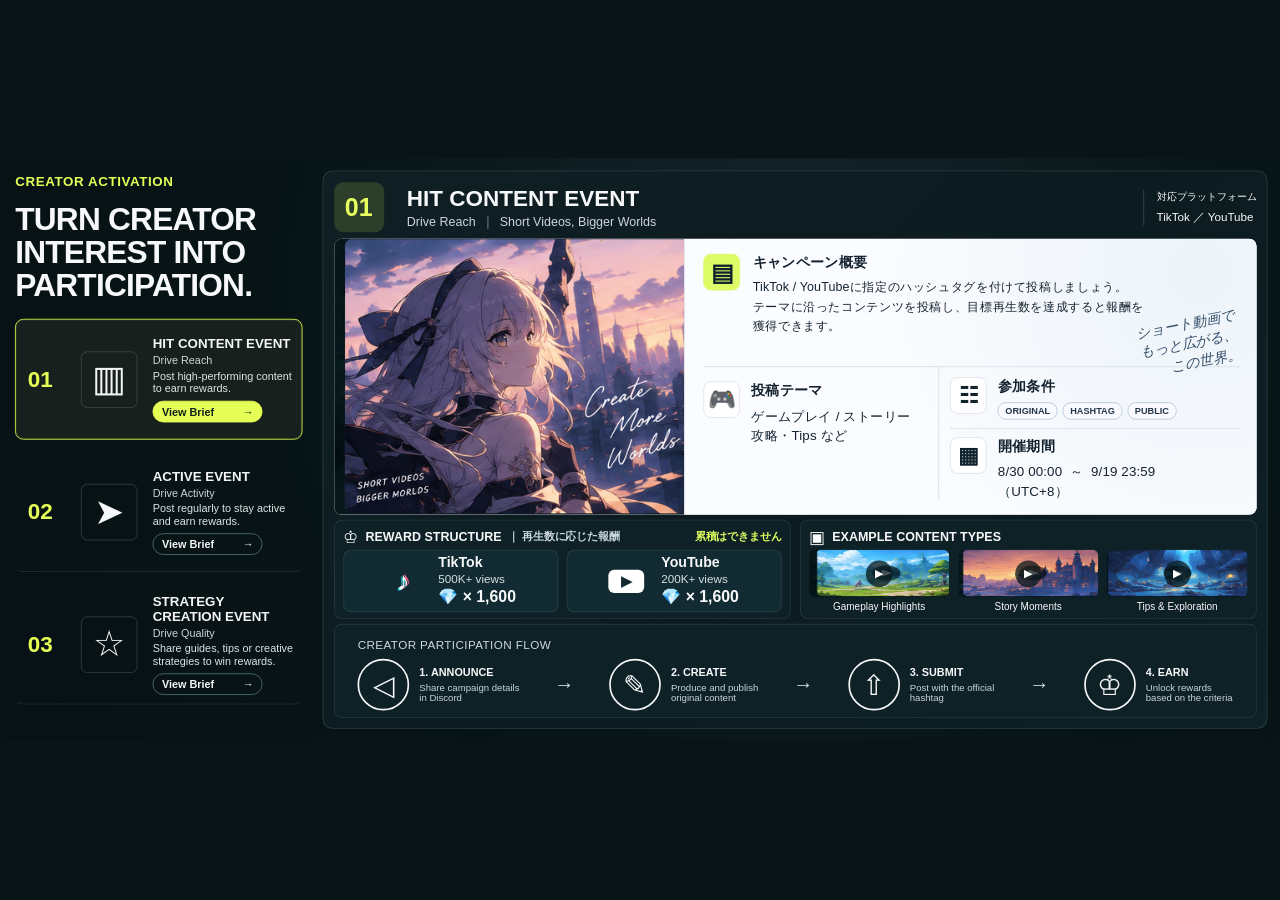
<file: assets/activate-frame.html>
<!doctype html>
<html lang="en">
<head>
  <meta charset="utf-8">
  <meta name="viewport" content="width=device-width, initial-scale=1">
  <title>Creator Activation</title>
  <link rel="stylesheet" href="activate-page.css">
  <style>
    html, body { width:100%; height:100%; margin:0; overflow:hidden; background:#081416; }
    #activate-root { position:relative; width:100%; height:100%; overflow:hidden; }
    #activate-root > .activate-page { position:absolute; width:1536px; height:700px; transform-origin:top left; }
  </style>
</head>
<body>
  <div id="activate-root"></div>
  <script src="activate-page.js"></script>
  <script>
    const root = document.getElementById('activate-root');
    const designWidth = 1536;
    const designHeight = 700;
    function fit() {
      const page = root.querySelector('.activate-page');
      if (!page) return;
      const scale = Math.min(root.clientWidth / designWidth, root.clientHeight / designHeight);
      page.style.left = `${Math.max(0, (root.clientWidth - designWidth * scale) / 2)}px`;
      page.style.top = `${Math.max(0, (root.clientHeight - designHeight * scale) / 2)}px`;
      page.style.transform = `scale(${scale})`;
    }
    function draw() {
      root.innerHTML = window.renderActivatePage();
      root.firstElementChild.classList.add('fixed-canvas');
      fit();
    }
    draw();
    window.addEventListener('resize', fit);
    if (window.ResizeObserver) new ResizeObserver(fit).observe(root);
    if (window.visualViewport) window.visualViewport.addEventListener('resize', fit);
    document.addEventListener('click', event => {
      const button = event.target.closest('[data-activate-event]');
      if (!button) return;
      window.activateEventIndex = Number(button.dataset.activateEvent);
      draw();
    });
  </script>
</body>
</html>
</file>
<file: assets/activate-page.css>
.activate-page{box-sizing:border-box;width:100%;height:100%;display:grid;grid-template-columns:minmax(215px,23%) minmax(0,1fr);gap:1.15%;padding:1.15%;overflow:hidden;background:radial-gradient(circle at 62% 27%,#14252b 0,#071416 58%,#081115 100%);color:#f7f8f9;font-family:Arial,Helvetica,sans-serif}.activate-page *{box-sizing:border-box}.act-sidebar{min-height:0;display:flex;flex-direction:column;padding:1.4% 1.8% 0 1%}.act-eyebrow{font-weight:800;font-size:clamp(10px,1.02vw,16px);color:#e4ff57;letter-spacing:.045em}.act-sidebar h2{font-size:clamp(24px,2.45vw,38px);line-height:1.05;margin:16px 0 14px;font-weight:900;letter-spacing:-.025em}.act-sidebar-copy>p{font-size:clamp(11px,1.1vw,17px);line-height:1.28;color:#d7dde0;margin:0 3% 12px 0;max-width:34ch}.act-event-list{display:flex;flex-direction:column;min-height:0;flex:1;justify-content:space-around}.act-event{appearance:none;width:100%;background:transparent;border:1px solid transparent;border-bottom-color:#8da1a33b;color:#f3f5f7;display:grid;grid-template-columns:32px 66px minmax(0,1fr);align-items:start;gap:8px;text-align:left;padding:9px 8px;border-radius:10px;cursor:pointer;min-height:0}.act-event.is-active{border-color:#dfff51;background:#17201d;box-shadow:0 0 0 1px #dfff5120 inset}.act-event:hover:not(.is-active){background:#162428}.act-event-num{color:#e5ff55;font-size:clamp(18px,1.5vw,25px);font-weight:800}.act-event-icon{width:55px;height:55px;border:1px solid #7692995c;border-radius:8px;display:flex;align-items:center;justify-content:center;font-size:38px;line-height:1;font-style:normal;color:#f5f7f8}.act-event-copy{min-width:0;display:flex;flex-direction:column;gap:2px}.act-event-copy b{font-size:clamp(10px,.97vw,15px);line-height:1.05}.act-event-copy small{font-size:clamp(9px,.92vw,14px);color:#cdd5d9}.act-event-copy>span{font-size:clamp(9px,.93vw,14px);color:#e0e6e8;line-height:1.16}.act-event-copy em{font-style:normal;align-self:start;border:1px solid #507077;border-radius:20px;padding:3px 14px;margin-top:4px;font-size:clamp(9px,.86vw,13px);white-space:nowrap;font-weight:700}.act-event.is-active .act-event-copy em{background:#e5ff56;border-color:#e5ff56;color:#10201b}.act-event-copy em strong{margin-left:12px}.act-sidebar blockquote{margin:10px 0 0;border-top:1px solid #9cb2b345;padding:12px 0 2px;font-size:clamp(11px,1.05vw,17px);font-style:italic;line-height:1.25;color:#e1e8ea}.act-main{min-width:0;min-height:0;display:grid;grid-template-rows:minmax(54px,10fr) minmax(0,47fr) minmax(0,27fr) minmax(0,16fr);gap:1%;border:1px solid #53707666;border-radius:12px;padding:1.1%;background:linear-gradient(135deg,#101f24,#0c1b20 55%,#0d2127)}.act-main-head{display:flex;align-items:center;gap:2.5%;min-height:0}.act-badge{display:flex;align-items:center;justify-content:center;width:60px;height:60px;flex:none;border-radius:11px;background:#dfff5023;color:#e6ff60;font-size:30px;font-weight:800}.act-main-heading{min-width:0}.act-main-heading h3{margin:0;font-size:clamp(17px,1.7vw,27px);line-height:1.1;font-weight:900;white-space:nowrap}.act-main-heading p{margin:4px 0 0;color:#cdd4dd;font-size:clamp(10px,1.06vw,16px);white-space:nowrap}.act-main-heading i{display:inline-block;height:1em;border-left:1px solid #7f969d;margin:0 14px;vertical-align:middle}.act-platform{margin-left:auto;border-left:1px solid #344a50;padding-left:15px;display:flex;flex-direction:column;gap:8px;white-space:nowrap}.act-platform small{font-size:clamp(9px,.8vw,13px)}.act-platform span{font-size:clamp(10px,.93vw,15px)}.act-brief{display:grid;grid-template-columns:38% 62%;min-height:0;overflow:hidden;border-radius:9px;background:#f7faff;color:#0d1b27}.act-art{position:relative;min-height:0;background-image:url('activate-reference.png');background-size:366.6% 282.9%;background-position:34.3% 25.7%;overflow:hidden}.act-art--active{background-position:68% 54%;filter:saturate(1.2)}.act-art--strategy{background-position:100% 54%;filter:hue-rotate(22deg) saturate(1.15)}.act-art-script{position:absolute;right:7%;bottom:11%;font:italic clamp(18px,2vw,32px)/.9 cursive;color:#fff;text-shadow:0 2px 6px #152333;transform:rotate(-12deg)}.act-art>small{position:absolute;left:3%;bottom:4%;font-size:clamp(8px,.65vw,10px);font-weight:900;letter-spacing:.07em;font-style:italic;color:white;text-shadow:0 2px 3px #14212a}.act-brief-paper{display:grid;grid-template-rows:42% 58%;padding:2% 3%;overflow:hidden;background:radial-gradient(circle at 90% 20%,#e5ebf1,#fbfcff 60%)}.act-overview{display:flex;gap:14px;min-height:0;border-bottom:1px solid #cad3dc;padding-bottom:1%}.act-paper-icon,.act-fact-icon{flex:none;width:43px;height:43px;display:flex;align-items:center;justify-content:center;border-radius:8px;background:#f5f8fc;border:1px solid #d5dce3;font-size:25px;color:#0a1b26;font-weight:700}.act-paper-icon{background:#edf5b8}.act-overview b,.act-fact b{display:block;font-size:clamp(10px,.92vw,15px);margin:2px 0 5px}.act-overview p,.act-fact p{margin:0;font-size:clamp(9px,.89vw,14px);line-height:1.35}.act-facts{display:grid;grid-template-columns:1fr 1fr;grid-template-rows:1fr 1fr;min-height:0}.act-fact{display:flex;gap:10px;align-items:flex-start;padding:3% 2%;min-height:0}.act-fact:nth-child(odd){border-right:1px solid #d3dae2}.act-fact:nth-child(-n+2){border-bottom:1px solid #d3dae2}.act-fact-icon{width:42px;height:42px}.act-detail-row{display:grid;grid-template-columns:1fr 1fr;gap:1%;min-height:0}.act-detail-card,.act-flow{min-height:0;border:1px solid #536d724b;border-radius:9px;background:#0e2127;padding:2.2%;overflow:hidden}.act-detail-card h4{display:flex;align-items:center;gap:13px;margin:0;font-size:clamp(10px,.93vw,15px);line-height:1.15}.act-detail-card h4 span{font-size:27px;font-weight:400}.act-detail-card>p{margin:0 0 8px 45px;font-size:clamp(9px,.86vw,14px);color:#ccd4d8}.act-tiers{display:grid;grid-template-columns:repeat(3,1fr);gap:2.5%;height:62%}.act-tiers>div{position:relative;display:grid;grid-template-columns:28px 1fr;grid-template-rows:1fr 1fr 1fr;align-items:center;padding:4% 8%;background:#122b32;border:1px solid #58747b4c;border-radius:9px}.act-tiers span{grid-row:1/3;font-size:25px}.act-tiers b{font-size:clamp(9px,.9vw,14px)}.act-tiers small{grid-column:2;font-size:clamp(8px,.82vw,13px);color:#cdd8dc}.act-tiers strong{grid-column:1/3;font-size:clamp(13px,1.12vw,18px);white-space:nowrap}.act-fineprint{display:block;font-size:clamp(7px,.71vw,11px);color:#aebdc0;margin-top:4px}.act-example-grid{display:grid;grid-template-columns:repeat(3,1fr);gap:2%;height:67%}.act-example-grid>div{min-width:0;text-align:center}.act-example-image{height:82%;border-radius:7px;background-image:url('activate-reference.png');background-size:910% 965%;background-position:69.5% 66.2%;position:relative;overflow:hidden}.act-example-image--2{background-position:83% 66.2%}.act-example-image--3{background-position:96.5% 66.2%}.act-example-image--active{filter:hue-rotate(30deg)}.act-example-image--strategy{filter:hue-rotate(80deg)}.act-example-image span{position:absolute;left:50%;top:50%;transform:translate(-50%,-50%);display:grid;place-items:center;width:32px;height:32px;border-radius:50%;background:#07161bbc;color:white;font-size:13px}.act-example-grid small{display:block;font-size:clamp(8px,.8vw,13px);padding-top:3px;white-space:nowrap;overflow:hidden;text-overflow:ellipsis}.act-flow{padding:1.4% 2.5%}.act-flow h4{font-weight:400;color:#ced8dc;letter-spacing:.035em;font-size:clamp(9px,.88vw,14px);margin:0 0 1%}.act-flow>div{display:flex;align-items:center;justify-content:space-between;gap:1%;height:75%}.act-flow article{display:flex;align-items:center;gap:12px;min-width:0}.act-flow-icon{flex:none;border:2px solid #f6f7f8;border-radius:50%;width:58px;height:58px;display:grid;place-items:center;font-size:34px}.act-flow article b{display:block;font-size:clamp(9px,.88vw,14px);white-space:nowrap}.act-flow article small{display:block;margin-top:5px;color:#cbd5da;font-size:clamp(8px,.81vw,13px);line-height:1.15}.act-flow>div>i{font-style:normal;color:#d9e2e5;font-size:24px}.activate-page button:focus-visible{outline:2px solid white;outline-offset:2px}
@media(max-width:1150px){.act-event{grid-template-columns:24px 48px minmax(0,1fr);gap:5px}.act-event-icon{width:44px;height:44px;font-size:28px}.act-badge{width:48px;height:48px;font-size:23px}.act-platform{display:none}.act-fact-icon,.act-paper-icon{width:30px;height:30px;font-size:18px}.act-overview,.act-fact{gap:6px}.act-flow-icon{width:42px;height:42px;font-size:25px}.act-flow article{gap:5px}}
@media(max-width:760px){.activate-page{display:block;overflow-y:auto;padding:10px}.act-sidebar{padding:0}.act-sidebar h2{font-size:25px;margin:8px 0}.act-sidebar-copy>p{max-width:none}.act-event-list{flex-direction:row;gap:6px;margin:12px 0}.act-event{flex:1;display:flex;flex-direction:column;padding:6px;gap:3px}.act-event-icon,.act-event-copy>span,.act-event-copy em,.act-sidebar blockquote{display:none}.act-event-copy b{font-size:9px;white-space:normal}.act-main{display:flex;flex-direction:column;padding:8px;gap:7px}.act-main-head{height:52px}.act-brief{min-height:470px;grid-template-columns:1fr}.act-art{height:180px;background-size:230% auto;background-position:33% 27%}.act-brief-paper{height:290px}.act-detail-row{grid-template-columns:1fr}.act-detail-card{min-height:175px}.act-flow{min-height:110px}.act-flow-icon{display:none}}
/* The case-dialog has ID-scoped typography for its prose pages. Keep the
   interactive activation canvas independent of those legacy rules. */
#case-content .activate-page h2{font-family:Arial,Helvetica,sans-serif;font-size:clamp(24px,2.45vw,38px)!important;font-weight:900!important;letter-spacing:-.025em!important;line-height:1.05!important;margin:16px 0 14px!important;max-width:none!important}
#case-content .activate-page h3{font-family:Arial,Helvetica,sans-serif;font-size:clamp(17px,1.7vw,27px)!important;font-weight:900!important;letter-spacing:0!important;line-height:1.1!important;margin:0!important}
#case-content .activate-page p{font-family:Arial,Helvetica,sans-serif;max-width:none!important;margin:0!important;letter-spacing:0!important}
#case-content .activate-page .act-sidebar-copy>p{font-size:clamp(11px,1.1vw,17px)!important;line-height:1.28!important;max-width:34ch!important;margin:0 3% 12px 0!important}
#case-content .activate-page .act-main-heading p{font-size:clamp(10px,1.06vw,16px)!important;line-height:1.2!important;margin:4px 0 0!important}
#case-content .activate-page .act-overview p,#case-content .activate-page .act-fact p{font-size:clamp(9px,.89vw,14px)!important;line-height:1.35!important}
#case-content .activate-page .act-detail-card>p{font-size:clamp(9px,.86vw,14px)!important;line-height:1.2!important;margin:0 0 8px 45px!important}
#case-content .activate-page h4{font-family:Arial,Helvetica,sans-serif;font-weight:700;letter-spacing:0;line-height:1.15;margin:0}
#case-content .activate-page .act-flow h4{font-weight:400;font-size:clamp(9px,.88vw,14px);margin:0 0 1%}
#case-content .activate-page .act-event-copy small,#case-content .activate-page .act-event-copy span,#case-content .activate-page .act-flow small,#case-content .activate-page .act-example-grid small{line-height:1.15;margin:0;max-width:none}
@media(max-width:760px){#case-content .activate-page h2{font-size:25px!important;margin:8px 0!important}#case-content .activate-page .act-sidebar-copy>p{max-width:none!important}}

.cm-outreach .activate-frame{display:block;width:100%;height:100%;border:0;background:#081416}
/* Refined activation composition: the brief is intentionally empty until copy arrives. */
.activate-page .act-sidebar-copy{flex:0 0 auto}
.activate-page .act-event-list{display:grid;grid-template-rows:repeat(3,minmax(0,1fr));gap:8px;flex:1 1 auto;min-height:0;justify-content:stretch;margin:8px 0}
.activate-page .act-event{height:100%;min-height:0;grid-template-columns:34px 56px minmax(0,1fr);gap:10px;align-items:center;padding:10px 9px}
.activate-page .act-event-icon{width:54px;height:54px;font-size:32px}
.activate-page .act-event-copy{gap:3px;align-self:center}
.activate-page .act-event-copy b{font-size:clamp(11px,.94vw,15px);line-height:1.1}
.activate-page .act-event-copy small,.activate-page .act-event-copy>span{font-size:clamp(10px,.86vw,14px);line-height:1.2}
.activate-page .act-event-copy em{margin-top:5px;padding:4px 13px}
.activate-page .act-sidebar blockquote{flex:0 0 auto;margin:0;padding:10px 0 0}
.activate-page .act-main{grid-template-rows:minmax(54px,10fr) minmax(0,54fr) minmax(0,20fr) minmax(0,16fr)}
.activate-page .act-brief-paper{display:block;background:#fbfcff;border-left:1px solid #dbe3e9;min-height:0}
.activate-page .act-detail-card{padding:1.5% 2%;display:flex;flex-direction:column}
.activate-page .act-detail-card h4{flex:0 0 auto;font-size:clamp(10px,.86vw,14px);gap:8px;min-height:24px}
.activate-page .act-detail-card h4 span{font-size:21px;line-height:1}
.activate-page .act-tiers{flex:1 1 auto;height:auto;min-height:0;gap:1.5%;margin-top:6px}
.activate-page .act-tiers>div{display:flex;flex-direction:column;justify-content:center;align-items:center;gap:2px;padding:3px 4px}
.activate-page .act-tiers b{font-size:clamp(10px,.9vw,15px);line-height:1}
.activate-page .act-tiers small{font-size:clamp(8px,.72vw,11px);line-height:1;color:#b6c4ca}
.activate-page .act-tiers strong{font-size:clamp(11px,.94vw,16px);line-height:1.1}
.activate-page .act-example-grid{flex:1 1 auto;height:auto;min-height:0;margin-top:6px}
.activate-page .act-example-grid>div{display:grid;grid-template-rows:minmax(0,1fr) auto;min-height:0}
.activate-page .act-example-image{height:100%;min-height:0}
.activate-page .act-example-grid small{font-size:clamp(8px,.73vw,12px);padding-top:4px}
@media(max-width:760px){.activate-page .act-event-list{display:flex;flex-direction:row}.activate-page .act-event{height:auto;display:flex}.activate-page .act-main{display:flex}.activate-page .act-brief-paper{height:290px}}
/* Safari: grid layout belongs to a normal wrapper, not the native button box. */
.activate-page .act-event{display:block;width:100%;height:100%;padding:8px;text-align:left;overflow:hidden;-webkit-appearance:none;appearance:none}
.activate-page .act-event-inner{display:grid;grid-template-columns:32px 52px minmax(0,1fr);column-gap:10px;align-items:center;width:100%;height:100%;min-width:0}
.activate-page .act-event-num{min-width:0;align-self:center}
.activate-page .act-event-icon{width:50px;height:50px;align-self:center}
.activate-page .act-event-copy{min-width:0;max-width:100%;align-self:center;overflow:hidden}
.activate-page .act-event-copy b,.activate-page .act-event-copy small,.activate-page .act-event-copy>span{display:block;overflow-wrap:normal;word-break:normal}
.activate-page .act-event-copy em{display:inline-block;max-width:100%;white-space:nowrap}
.activate-page .act-main{grid-template-rows:minmax(54px,10fr) minmax(0,51fr) minmax(0,23fr) minmax(0,16fr)}
.activate-page .act-detail-card{display:grid;grid-template-rows:24px minmax(0,1fr);gap:4px;padding:7px 10px}
.activate-page .act-detail-card h4{min-height:0;font-size:13px}
.activate-page .act-tiers,.activate-page .act-example-grid{height:100%;min-height:0;margin:0}
.activate-page .act-tiers>div{min-width:0;min-height:0;padding:2px 4px;gap:1px}
.activate-page .act-example-grid>div{grid-template-rows:minmax(0,1fr) 18px}
.activate-page .act-example-image{min-height:0;height:100%}
.activate-page .act-flow{overflow:hidden}
.activate-page .act-flow>div{min-height:0}
@media(max-width:760px){.activate-page .act-event{display:block;height:auto}.activate-page .act-event-inner{display:block}.activate-page .act-detail-card{min-height:150px}}
/* Keep every selector's name and action visible in Safari's shorter viewport. */
.activate-page .act-event-list{grid-template-rows:repeat(3,minmax(0,1fr));gap:7px}
.activate-page .act-event{padding:7px 9px;overflow:visible}
.activate-page .act-event-inner{height:100%;grid-template-columns:34px 52px minmax(0,1fr);align-items:center}
.activate-page .act-event-copy{display:flex;flex-direction:column;align-self:center;justify-content:center;gap:4px;overflow:visible;min-height:0}
.activate-page .act-event-copy b{display:block;font-size:clamp(11px,.91vw,15px);line-height:1.12;overflow:visible;white-space:normal}
.activate-page .act-event-copy small{display:block;font-size:clamp(10px,.82vw,13px);line-height:1.1;white-space:nowrap}
.activate-page .act-event-copy em{display:inline-flex;align-items:center;justify-content:space-between;align-self:flex-start;min-width:110px;max-width:100%;height:25px;line-height:1;padding:3px 10px;margin-top:3px;font-size:clamp(9px,.8vw,13px)}
.activate-page .act-event-copy em strong{margin-left:9px}
.activate-page .act-sidebar h2{margin-bottom:10px}
@media(max-height:780px) and (min-width:761px){.activate-page .act-sidebar h2{font-size:clamp(22px,2.1vw,32px)}.activate-page .act-sidebar blockquote{font-size:13px;padding-top:6px}.activate-page .act-event-icon{width:42px;height:42px;font-size:27px}.activate-page .act-event-inner{grid-template-columns:29px 44px minmax(0,1fr)}}
/* Stable, compact selector geometry across WebKit and Chromium. */
.activate-page .act-sidebar{display:grid;grid-template-rows:auto minmax(0,1fr) auto;min-height:0}
.activate-page .act-event-list{min-height:0;height:100%;margin:6px 0;grid-template-rows:repeat(3,minmax(0,1fr));gap:6px}
.activate-page .act-event{position:relative;display:block;width:100%;height:100%;min-height:0;padding:0;overflow:hidden;text-align:left}
.activate-page .act-event-inner{position:relative;display:block;width:100%;height:100%;min-width:0}
.activate-page .act-event-num{position:absolute;left:12px;top:50%;transform:translateY(-50%);width:24px;font-size:21px;line-height:1;text-align:center}
.activate-page .act-event-icon{position:absolute;left:49px;top:50%;transform:translateY(-50%);display:grid;place-items:center;width:39px;height:39px;font-size:25px;line-height:1}
.activate-page .act-event-copy{position:absolute;left:105px;right:10px;top:50%;transform:translateY(-50%);display:block;width:auto;min-width:0;max-width:none;min-height:0;overflow:visible}
.activate-page .act-event-copy b{display:block;margin:0;font-size:clamp(11px,.9vw,15px);line-height:1.12;white-space:normal;overflow:visible}
.activate-page .act-event-copy small{display:block;margin-top:4px;font-size:clamp(10px,.76vw,13px);line-height:1.1;white-space:nowrap}
.activate-page .act-event-copy em{display:flex;align-items:center;justify-content:space-between;box-sizing:border-box;width:126px;min-width:0;max-width:100%;height:25px;margin-top:7px;padding:0 10px;border-radius:16px;font-size:12px;line-height:1;white-space:nowrap}
.activate-page .act-event-copy em strong{margin-left:6px}
@media(max-height:900px) and (min-width:761px){.activate-page .act-sidebar h2{font-size:32px;line-height:1.04;margin:12px 0 8px}.activate-page .act-sidebar blockquote{font-size:13px;line-height:1.2;padding-top:6px}.activate-page .act-event-copy b{font-size:13px}.activate-page .act-event-copy em{height:23px;margin-top:5px}}
@media(max-width:760px){.activate-page .act-sidebar{display:block}.activate-page .act-event-list{display:flex;height:auto}.activate-page .act-event{height:78px}.activate-page .act-event-num{left:6px;font-size:14px}.activate-page .act-event-icon{display:none}.activate-page .act-event-copy{left:30px;right:4px}.activate-page .act-event-copy b{font-size:9px}.activate-page .act-event-copy small{font-size:8px}.activate-page .act-event-copy em{display:none}}
/* Use the extra vertical room in tall windows without crowding Safari. */
.activate-page .act-event-copy>span{display:block;margin-top:4px;font-size:clamp(10px,.78vw,13px);line-height:1.16;color:#dce5e7}
@media(max-height:900px) and (min-width:761px){.activate-page .act-event-copy>span{display:none}}

/* Three-item activity list fills the space formerly used by the quote. */
.activate-page .act-sidebar{grid-template-rows:auto minmax(0,1fr)}
.activate-page .act-event-list{margin:10px 0 0;gap:8px}
/* The iframe scales this fixed composition as a whole, independent of browser zoom. */
.activate-page.fixed-canvas{width:1536px!important;height:760px!important;grid-template-columns:355px minmax(0,1fr)}
.activate-page.fixed-canvas .act-sidebar h2{font-size:38px!important;line-height:1.05!important;margin:16px 0 10px!important}
.activate-page.fixed-canvas .act-event-copy>span{display:block!important;font-size:12px;line-height:1.18;margin-top:4px}
.activate-page.fixed-canvas .act-event-copy b{font-size:14px;line-height:1.14}
.activate-page.fixed-canvas .act-event-copy small{font-size:12px}
.activate-page.fixed-canvas .act-event-copy em{font-size:12px;height:25px;margin-top:6px}
.activate-page.fixed-canvas .act-event-icon{width:39px;height:39px;font-size:25px}
.activate-page.fixed-canvas .act-event-inner{display:block}
.activate-page.fixed-canvas .act-main{grid-template-rows:minmax(54px,10fr) minmax(0,51fr) minmax(0,23fr) minmax(0,16fr)}
/* Match the denser, readable reference at the fitted canvas size. */
.activate-page.fixed-canvas{height:700px!important}
.activate-page.fixed-canvas .act-eyebrow{font-size:16px;line-height:1.1}
.activate-page.fixed-canvas .act-main{grid-template-rows:minmax(60px,10fr) minmax(0,53fr) minmax(0,19fr) minmax(0,18fr)}
.activate-page.fixed-canvas .act-main-heading h3{font-size:27px;line-height:1.1}
.activate-page.fixed-canvas .act-main-heading p{font-size:15px;line-height:1.2}
.activate-page.fixed-canvas .act-platform small{font-size:12px}
.activate-page.fixed-canvas .act-platform span{font-size:14px}
.activate-page.fixed-canvas .act-detail-card h4{font-size:14px}
.activate-page.fixed-canvas .act-tiers b{font-size:13px}
.activate-page.fixed-canvas .act-tiers small{font-size:10px}
.activate-page.fixed-canvas .act-tiers strong{font-size:14px}
.activate-page.fixed-canvas .act-example-grid small{font-size:11px}
.activate-page.fixed-canvas .act-flow h4{font-size:14px}
.activate-page.fixed-canvas .act-flow article b{font-size:12px}
.activate-page.fixed-canvas .act-flow article small{font-size:11px;line-height:1.15}
.activate-page.fixed-canvas .act-flow-icon{width:62px;height:62px;font-size:34px}
/* Reference-sized event list inside the fixed canvas. */
.activate-page.fixed-canvas .act-event-list{grid-template-rows:repeat(3,145px);align-content:start;gap:14px;margin-top:10px}
.activate-page.fixed-canvas .act-event-num{left:14px;width:28px;font-size:27px}
.activate-page.fixed-canvas .act-event-icon{left:78px;width:68px;height:68px;font-size:43px}
.activate-page.fixed-canvas .act-event-copy{left:164px;right:10px}
.activate-page.fixed-canvas .act-event-copy b{font-size:16px;line-height:1.12}
.activate-page.fixed-canvas .act-event-copy small{font-size:13px;margin-top:4px}
.activate-page.fixed-canvas .act-event-copy>span{font-size:13px;line-height:1.16;margin-top:4px}
.activate-page.fixed-canvas .act-event-copy em{width:132px;height:26px;font-size:13px;margin-top:7px}
.activate-page.fixed-canvas .act-detail-card h4{font-size:15px}
.activate-page.fixed-canvas .act-tiers b{font-size:14px}
.activate-page.fixed-canvas .act-tiers strong{font-size:15px}
.activate-page.fixed-canvas .act-example-grid small{font-size:12px}
.activate-page.fixed-canvas .act-flow article b{font-size:13px}
.activate-page.fixed-canvas .act-flow article small{font-size:11.5px}
/* Event-specific artwork supplied for activities 02 and 03. */
.activate-page .act-art--active{background-image:url('activate-active-event.png');background-size:cover;background-position:center center;filter:none}
.activate-page .act-art--strategy{background-image:url('activate-strategy-event.png');background-size:cover;background-position:center center;filter:none}
/* The scaled fixed canvas is wide even when Safari reports a narrow iframe viewport. */
.activate-page.fixed-canvas .act-platform{display:flex;flex-direction:column;flex:0 0 auto;margin-left:auto;padding-left:15px;white-space:nowrap}
/* Activity 01 brief: keep the reference's editorial hierarchy within the fixed canvas. */
.activate-page.fixed-canvas :is(.act-brief-paper--hit,.act-brief-paper--active,.act-brief-paper--strategy){position:relative;display:grid;grid-template-rows:46% 54%;padding:18px 20px 17px 22px;background:radial-gradient(circle at 90% 12%,#edf4f9,#fbfcff 62%);font-family:-apple-system,BlinkMacSystemFont,"Hiragino Kaku Gothic ProN","Yu Gothic",sans-serif;color:#152330;overflow:hidden}
.activate-page.fixed-canvas .act-hit-overview{display:grid;grid-template-columns:46px minmax(0,1fr);gap:13px;padding:0 108px 13px 0;border-bottom:1px solid #d5dfe8;min-height:0}
.activate-page.fixed-canvas .act-hit-icon{display:grid;place-items:center;flex:none;width:44px;height:44px;border-radius:9px;background:#fff;border:1px solid #dbe3ea;color:#10222c;font-family:Arial,sans-serif;font-size:27px;font-weight:800;line-height:1}
.activate-page.fixed-canvas .act-hit-icon--lime{background:#ddfb67;border-color:#ddfb67;font-size:29px}
.activate-page.fixed-canvas :is(.act-brief-paper--hit,.act-brief-paper--active,.act-brief-paper--strategy) h4{margin:1px 0 8px;font-size:17px;line-height:1.2;font-weight:800;letter-spacing:.01em}
.activate-page.fixed-canvas :is(.act-brief-paper--hit,.act-brief-paper--active,.act-brief-paper--strategy) p{margin:0;font-size:15px;line-height:1.52;font-weight:500;letter-spacing:.01em}
.activate-page.fixed-canvas .act-hit-details{display:grid;grid-template-columns:44% 56%;min-height:0}
.activate-page.fixed-canvas .act-hit-theme,.activate-page.fixed-canvas .act-hit-condition,.activate-page.fixed-canvas .act-hit-period{display:flex;align-items:flex-start;gap:13px;min-width:0;padding-top:17px}
.activate-page.fixed-canvas .act-hit-theme{border-right:1px solid #d5dfe8;padding-right:12px}
.activate-page.fixed-canvas .act-hit-right{display:grid;grid-template-rows:1fr 1fr;min-height:0;padding-left:13px}
.activate-page.fixed-canvas .act-hit-condition{border-bottom:1px solid #d5dfe8;padding-top:12px}
.activate-page.fixed-canvas .act-hit-period{padding-top:10px}
.activate-page.fixed-canvas .act-hit-theme p,.activate-page.fixed-canvas .act-hit-period p{font-size:16px;line-height:1.45}
.activate-page.fixed-canvas .act-hit-tags{display:flex;gap:6px;flex-wrap:nowrap}
.activate-page.fixed-canvas .act-hit-tags span{border:1px solid #b6c6d5;border-radius:10px;padding:4px 8px;font-family:Arial,sans-serif;font-size:11px;line-height:1;font-weight:800;color:#26374a;white-space:nowrap;background:#f8faff}
.activate-page.fixed-canvas .act-hit-note{position:absolute;right:22px;top:91px;transform:rotate(-11deg);font-family:"Hiragino Mincho ProN","Yu Mincho",serif;font-style:italic;font-size:17px;line-height:1.38;color:#344e69;text-align:right;pointer-events:none}
.activate-page.fixed-canvas .act-reward-note{margin-left:auto;color:#dfff61;font-family:-apple-system,BlinkMacSystemFont,"Hiragino Kaku Gothic ProN",sans-serif;font-size:13px;font-weight:600;white-space:nowrap}
.activate-page.fixed-canvas .act-brief-paper--active .act-hit-overview{padding-right:0}
.activate-page.fixed-canvas .act-brief-paper--active .act-hit-note{top:auto;bottom:25px;right:22px;font-size:17px}
.activate-page.fixed-canvas .act-reward-subtitle{color:#cbd8db;font-family:-apple-system,BlinkMacSystemFont,"Hiragino Kaku Gothic ProN",sans-serif;font-size:13px;font-weight:600;white-space:nowrap}
.activate-page.fixed-canvas .act-platform-rewards{display:grid;grid-template-columns:1fr 1fr;gap:10px;min-height:0;height:100%}
.activate-page.fixed-canvas .act-platform-reward{display:flex;align-items:center;justify-content:center;gap:20px;min-width:0;min-height:0;border:1px solid #58747b4c;border-radius:9px;background:#122b32}
.activate-page.fixed-canvas .act-platform-reward>div{display:flex;flex-direction:column;justify-content:center;gap:2px}
.activate-page.fixed-canvas .act-platform-reward b{font-size:17px;line-height:1.1}
.activate-page.fixed-canvas .act-platform-reward small{font-size:14px;line-height:1.1;color:#d5dfe3}
.activate-page.fixed-canvas .act-platform-reward strong{margin-top:2px;font-size:19px;line-height:1.1;white-space:nowrap}
.activate-page.fixed-canvas .act-social-icon{display:grid;place-items:center;width:44px;height:44px;flex:none;font-family:Arial,sans-serif;font-size:31px;font-weight:900;color:#fff}
.activate-page.fixed-canvas .act-social-icon--tiktok{text-shadow:-2px 1px #21d5df,2px -1px #ff6689}
.activate-page.fixed-canvas .act-social-icon--youtube{width:43px;height:28px;border-radius:7px;background:#fff;color:#132a32;font-size:17px}
.activate-page.fixed-canvas .act-brief-paper--strategy{grid-template-rows:56% 44%;padding-top:13px;padding-bottom:10px}
.activate-page.fixed-canvas .act-brief-paper--strategy .act-hit-overview{padding-right:0;padding-bottom:8px}
.activate-page.fixed-canvas .act-brief-paper--strategy .act-hit-overview h4{margin-bottom:5px}
.activate-page.fixed-canvas .act-brief-paper--strategy .act-hit-overview p{font-size:13px;line-height:1.36}
.activate-page.fixed-canvas .act-brief-paper--strategy .act-hit-overview small{font-size:12px}
.activate-page.fixed-canvas .act-strategy-details{grid-template-columns:46% 54%}
.activate-page.fixed-canvas .act-strategy-left{display:grid;grid-template-rows:1fr 1fr;min-height:0;border-right:1px solid #d5dfe8;padding-right:10px}
.activate-page.fixed-canvas .act-strategy-left .act-hit-theme{border-right:0;border-bottom:1px solid #d5dfe8;padding:9px 0 5px}
.activate-page.fixed-canvas .act-strategy-left .act-hit-period{padding:7px 0 0}
.activate-page.fixed-canvas .act-strategy-left .act-hit-theme p,.activate-page.fixed-canvas .act-strategy-left .act-hit-period p{font-size:13px;line-height:1.32}
.activate-page.fixed-canvas .act-strategy-left h4,.activate-page.fixed-canvas .act-strategy-right h4{margin-bottom:4px}
.activate-page.fixed-canvas .act-strategy-right{position:relative;min-height:0;padding-left:12px}
.activate-page.fixed-canvas .act-strategy-right .act-hit-condition{padding:8px 0 10px}
.activate-page.fixed-canvas .act-strategy-right .act-hit-tags{gap:4px}
.activate-page.fixed-canvas .act-strategy-right .act-hit-tags span{padding:4px 6px;font-size:10px}
.activate-page.fixed-canvas .act-strategy-right .act-hit-note{top:auto;bottom:3px;right:12px;font-size:16px}
.activate-page.fixed-canvas .act-rewards--ranking{grid-template-rows:24px minmax(0,1fr)}
.activate-page.fixed-canvas .act-rewards--ranking h4{align-self:start}
.activate-page.fixed-canvas .act-ranking-tiers{display:grid;grid-template-columns:repeat(3,minmax(0,1fr));gap:8px;min-height:0;height:100%}
.activate-page.fixed-canvas .act-ranking-tiers>div{display:grid;grid-template-columns:38px minmax(0,1fr);grid-template-rows:1fr 1fr;align-items:center;column-gap:6px;min-height:0;padding:3px 8px;border:1px solid #58747b4c;border-radius:9px;background:#122b32}
.activate-page.fixed-canvas .act-ranking-tiers b{font-size:14px;line-height:1.1;white-space:nowrap}
.activate-page.fixed-canvas .act-ranking-tiers strong{grid-column:1/3;justify-self:center;font-size:17px;line-height:1.1;white-space:nowrap}
.activate-page.fixed-canvas .act-trophy{font-size:27px;line-height:1}
.activate-page.fixed-canvas .act-trophy--silver{filter:grayscale(1) brightness(1.3)}
.activate-page.fixed-canvas .act-trophy--bronze{filter:sepia(.8) saturate(1.7) hue-rotate(325deg) brightness(.9)}
</file>
